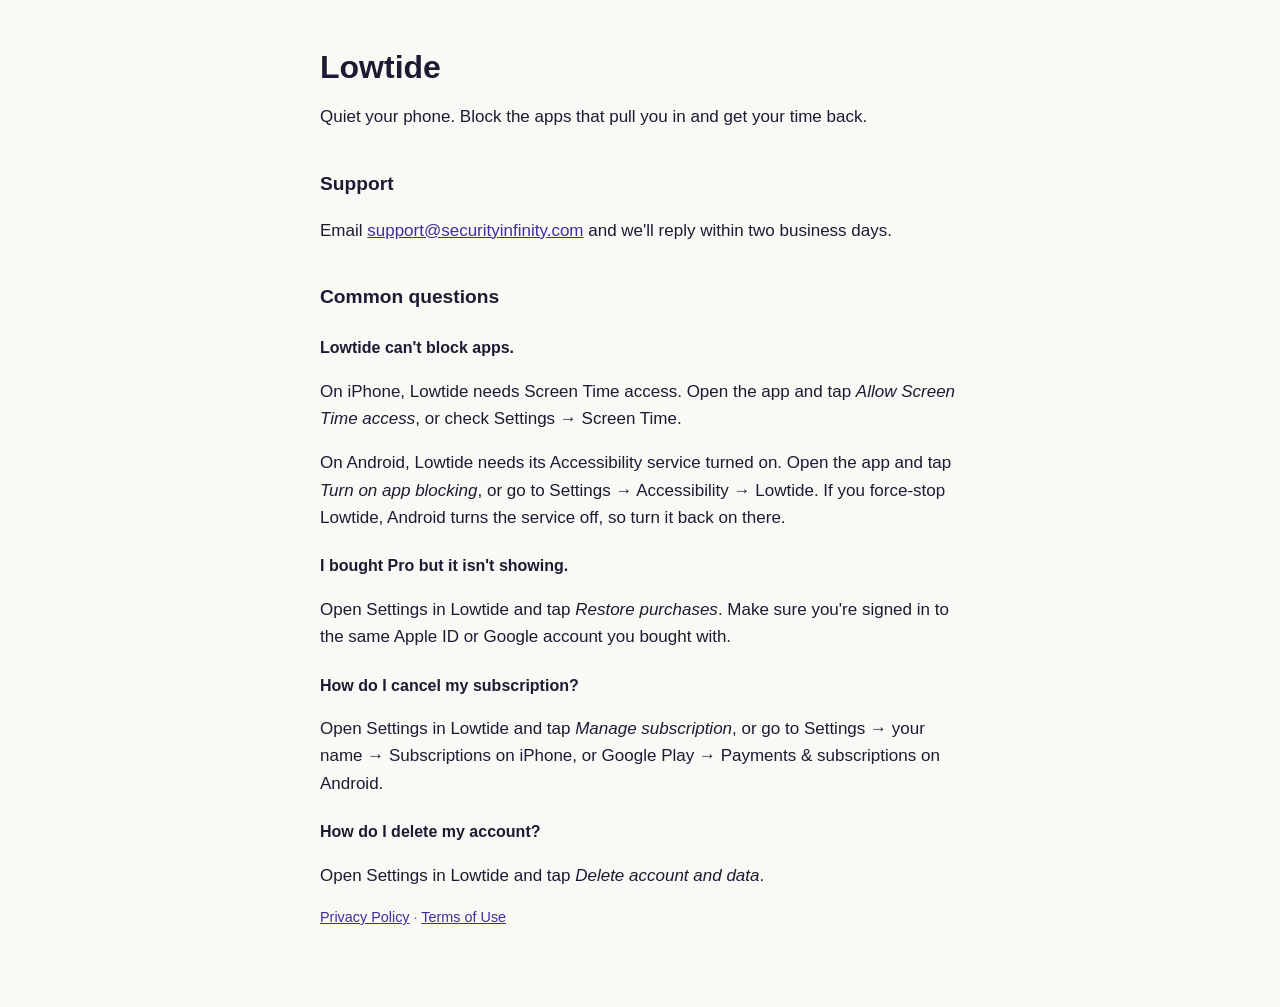
<file: index.html>
<!doctype html>
<html lang="en">
<head>
<meta charset="utf-8">
<meta name="viewport" content="width=device-width, initial-scale=1">
<title>Lowtide Support</title>
<link rel="stylesheet" href="style.css">
</head>
<body>
<main>
<h1>Lowtide</h1>
<p>Quiet your phone. Block the apps that pull you in and get your time back.</p>

<h2>Support</h2>
<p>Email <a href="mailto:support@securityinfinity.com">support@securityinfinity.com</a> and we'll reply within two business days.</p>

<h2>Common questions</h2>
<h3>Lowtide can't block apps.</h3>
<p>On iPhone, Lowtide needs Screen Time access. Open the app and tap <em>Allow Screen Time access</em>, or check Settings → Screen Time.</p>
<p>On Android, Lowtide needs its Accessibility service turned on. Open the app and tap <em>Turn on app blocking</em>, or go to Settings → Accessibility → Lowtide. If you force-stop Lowtide, Android turns the service off, so turn it back on there.</p>
<h3>I bought Pro but it isn't showing.</h3>
<p>Open Settings in Lowtide and tap <em>Restore purchases</em>. Make sure you're signed in to the same Apple ID or Google account you bought with.</p>
<h3>How do I cancel my subscription?</h3>
<p>Open Settings in Lowtide and tap <em>Manage subscription</em>, or go to Settings → your name → Subscriptions on iPhone, or Google Play → Payments &amp; subscriptions on Android.</p>
<h3>How do I delete my account?</h3>
<p>Open Settings in Lowtide and tap <em>Delete account and data</em>.</p>

<p class="muted"><a href="privacy.html">Privacy Policy</a> · <a href="https://www.apple.com/legal/internet-services/itunes/dev/stdeula/">Terms of Use</a></p>
</main>
</body>
</html>
</file>
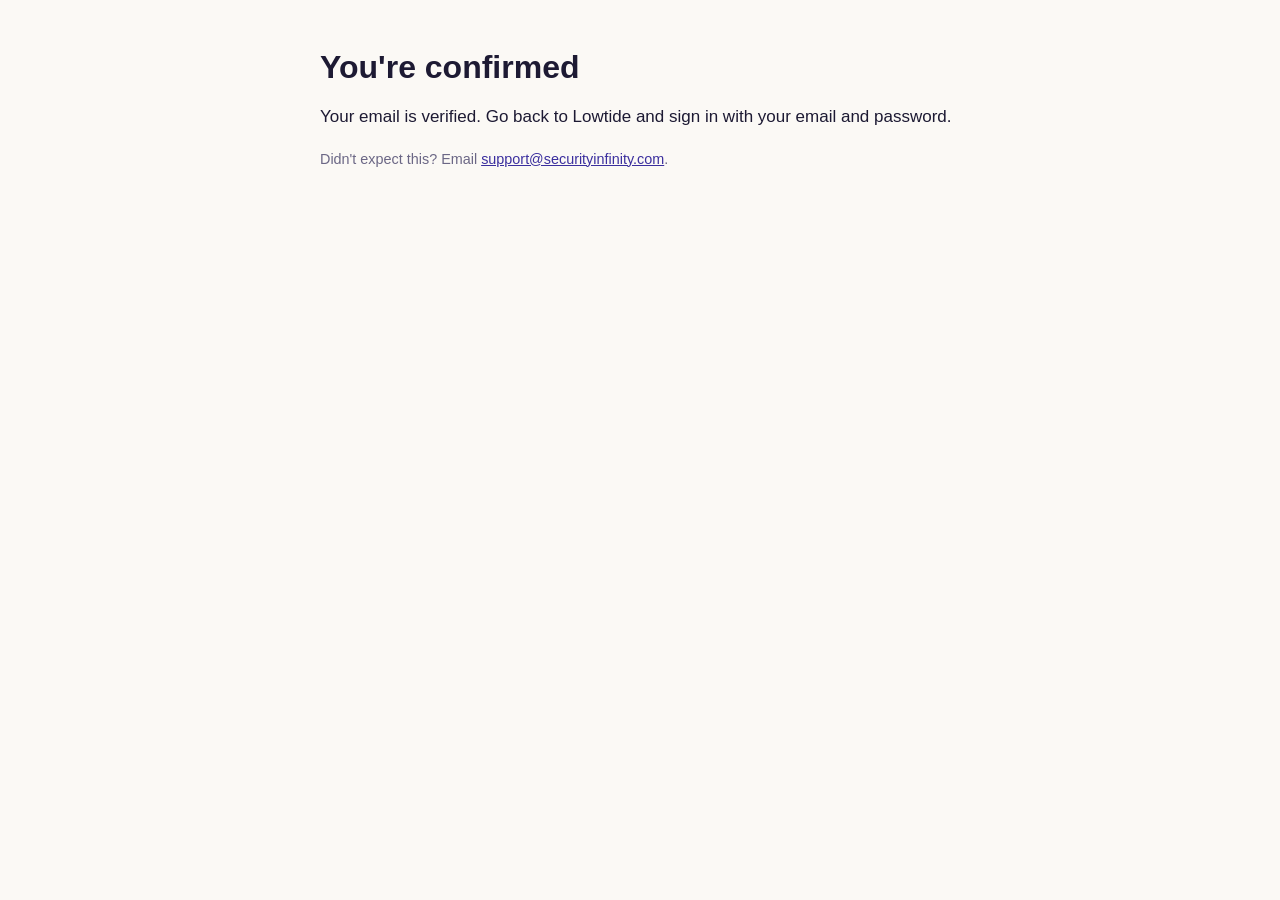
<file: confirmed.html>
<!doctype html>
<html lang="en">
<head>
<meta charset="utf-8">
<meta name="viewport" content="width=device-width, initial-scale=1">
<title>Email confirmed · Lowtide</title>
<link rel="stylesheet" href="style.css">
</head>
<body>
<main>
<h1>You're confirmed</h1>
<p>Your email is verified. Go back to Lowtide and sign in with your email and password.</p>
<p class="muted">Didn't expect this? Email <a href="mailto:support@securityinfinity.com">support@securityinfinity.com</a>.</p>
</main>
<script>
  // Supabase puts the session in the URL fragment; drop it so it isn't left in history.
  if (location.hash) history.replaceState(null, "", location.pathname);
</script>
</body>
</html>
</file>
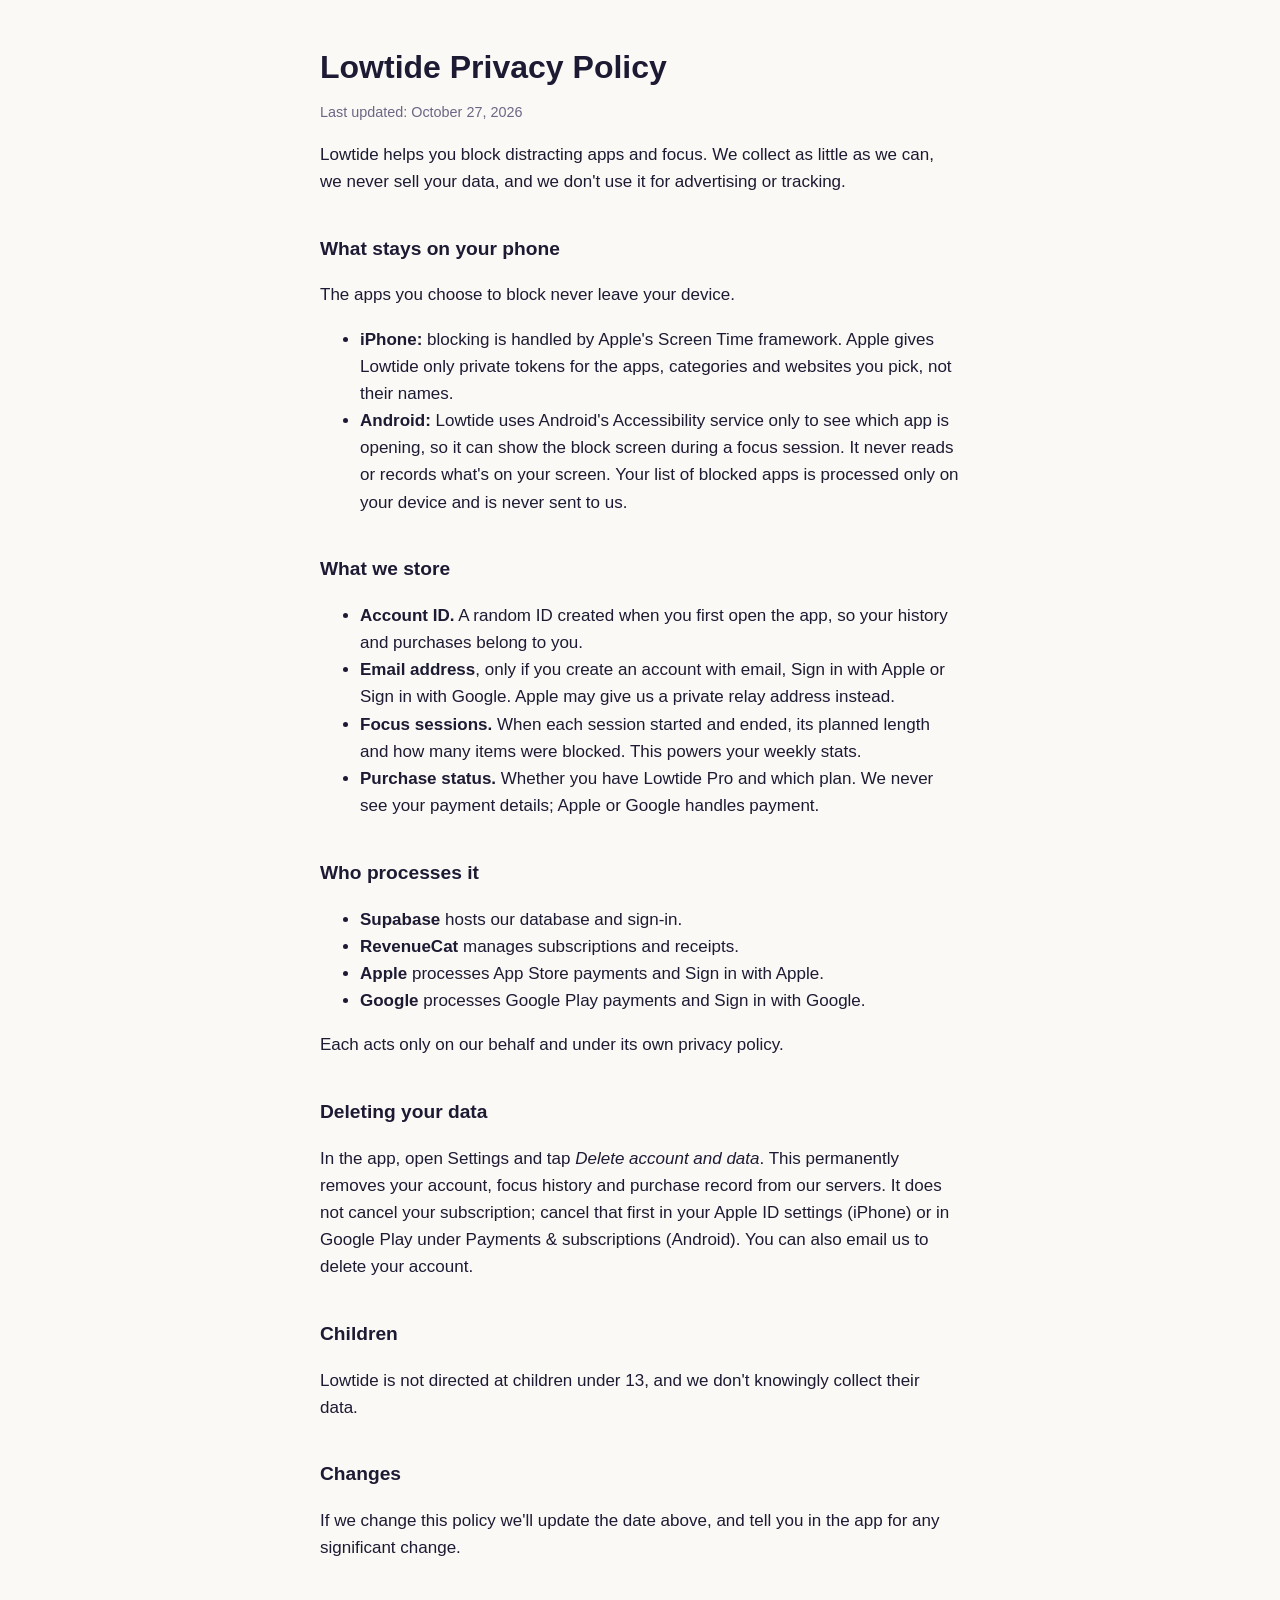
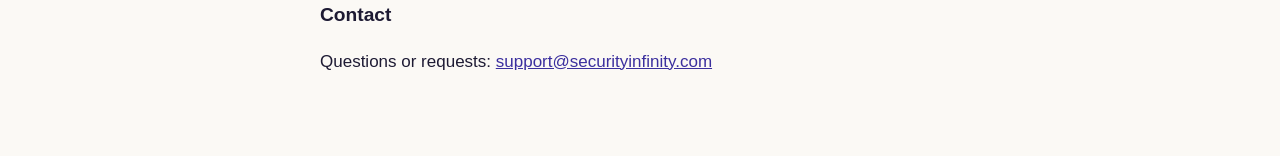
<file: privacy.html>
<!doctype html>
<html lang="en">
<head>
<meta charset="utf-8">
<meta name="viewport" content="width=device-width, initial-scale=1">
<title>Lowtide Privacy Policy</title>
<link rel="stylesheet" href="style.css">
</head>
<body>
<main>
<h1>Lowtide Privacy Policy</h1>
<p class="muted">Last updated: October 27, 2026</p>

<p>Lowtide helps you block distracting apps and focus. We collect as little as we can, we never sell your data, and we don't use it for advertising or tracking.</p>

<h2>What stays on your phone</h2>
<p>The apps you choose to block never leave your device.</p>
<ul>
  <li><strong>iPhone:</strong> blocking is handled by Apple's Screen Time framework. Apple gives Lowtide only private tokens for the apps, categories and websites you pick, not their names.</li>
  <li><strong>Android:</strong> Lowtide uses Android's Accessibility service only to see which app is opening, so it can show the block screen during a focus session. It never reads or records what's on your screen. Your list of blocked apps is processed only on your device and is never sent to us.</li>
</ul>

<h2>What we store</h2>
<ul>
  <li><strong>Account ID.</strong> A random ID created when you first open the app, so your history and purchases belong to you.</li>
  <li><strong>Email address</strong>, only if you create an account with email, Sign in with Apple or Sign in with Google. Apple may give us a private relay address instead.</li>
  <li><strong>Focus sessions.</strong> When each session started and ended, its planned length and how many items were blocked. This powers your weekly stats.</li>
  <li><strong>Purchase status.</strong> Whether you have Lowtide Pro and which plan. We never see your payment details; Apple or Google handles payment.</li>
</ul>

<h2>Who processes it</h2>
<ul>
  <li><strong>Supabase</strong> hosts our database and sign-in.</li>
  <li><strong>RevenueCat</strong> manages subscriptions and receipts.</li>
  <li><strong>Apple</strong> processes App Store payments and Sign in with Apple.</li>
  <li><strong>Google</strong> processes Google Play payments and Sign in with Google.</li>
</ul>
<p>Each acts only on our behalf and under its own privacy policy.</p>

<h2>Deleting your data</h2>
<p>In the app, open Settings and tap <em>Delete account and data</em>. This permanently removes your account, focus history and purchase record from our servers. It does not cancel your subscription; cancel that first in your Apple ID settings (iPhone) or in Google Play under Payments &amp; subscriptions (Android). You can also email us to delete your account.</p>

<h2>Children</h2>
<p>Lowtide is not directed at children under 13, and we don't knowingly collect their data.</p>

<h2>Changes</h2>
<p>If we change this policy we'll update the date above, and tell you in the app for any significant change.</p>

<h2>Contact</h2>
<p>Questions or requests: <a href="mailto:support@securityinfinity.com">support@securityinfinity.com</a></p>
</main>
</body>
</html>
</file>
<file: style.css>
:root { --bg: #fbf9f5; --fg: #1d1a33; --muted: #6b6785; --accent: #3b2f9e; }
@media (prefers-color-scheme: dark) { :root { --bg: #161236; --fg: #f3efe6; --muted: #a8a3c7; --accent: #b4aaff; } }
body { margin: 0; background: var(--bg); color: var(--fg); font: 17px/1.6 -apple-system, BlinkMacSystemFont, "Segoe UI", sans-serif; }
main { max-width: 640px; margin: 0 auto; padding: 48px 16px 64px; }
h1 { font-size: 2rem; line-height: 1.2; margin: 0 0 8px; }
h2 { font-size: 1.2rem; margin-top: 2em; }
h3 { font-size: 1rem; margin: 1.4em 0 0.2em; }
a { color: var(--accent); }
.muted { color: var(--muted); font-size: 0.9rem; }
</file>
